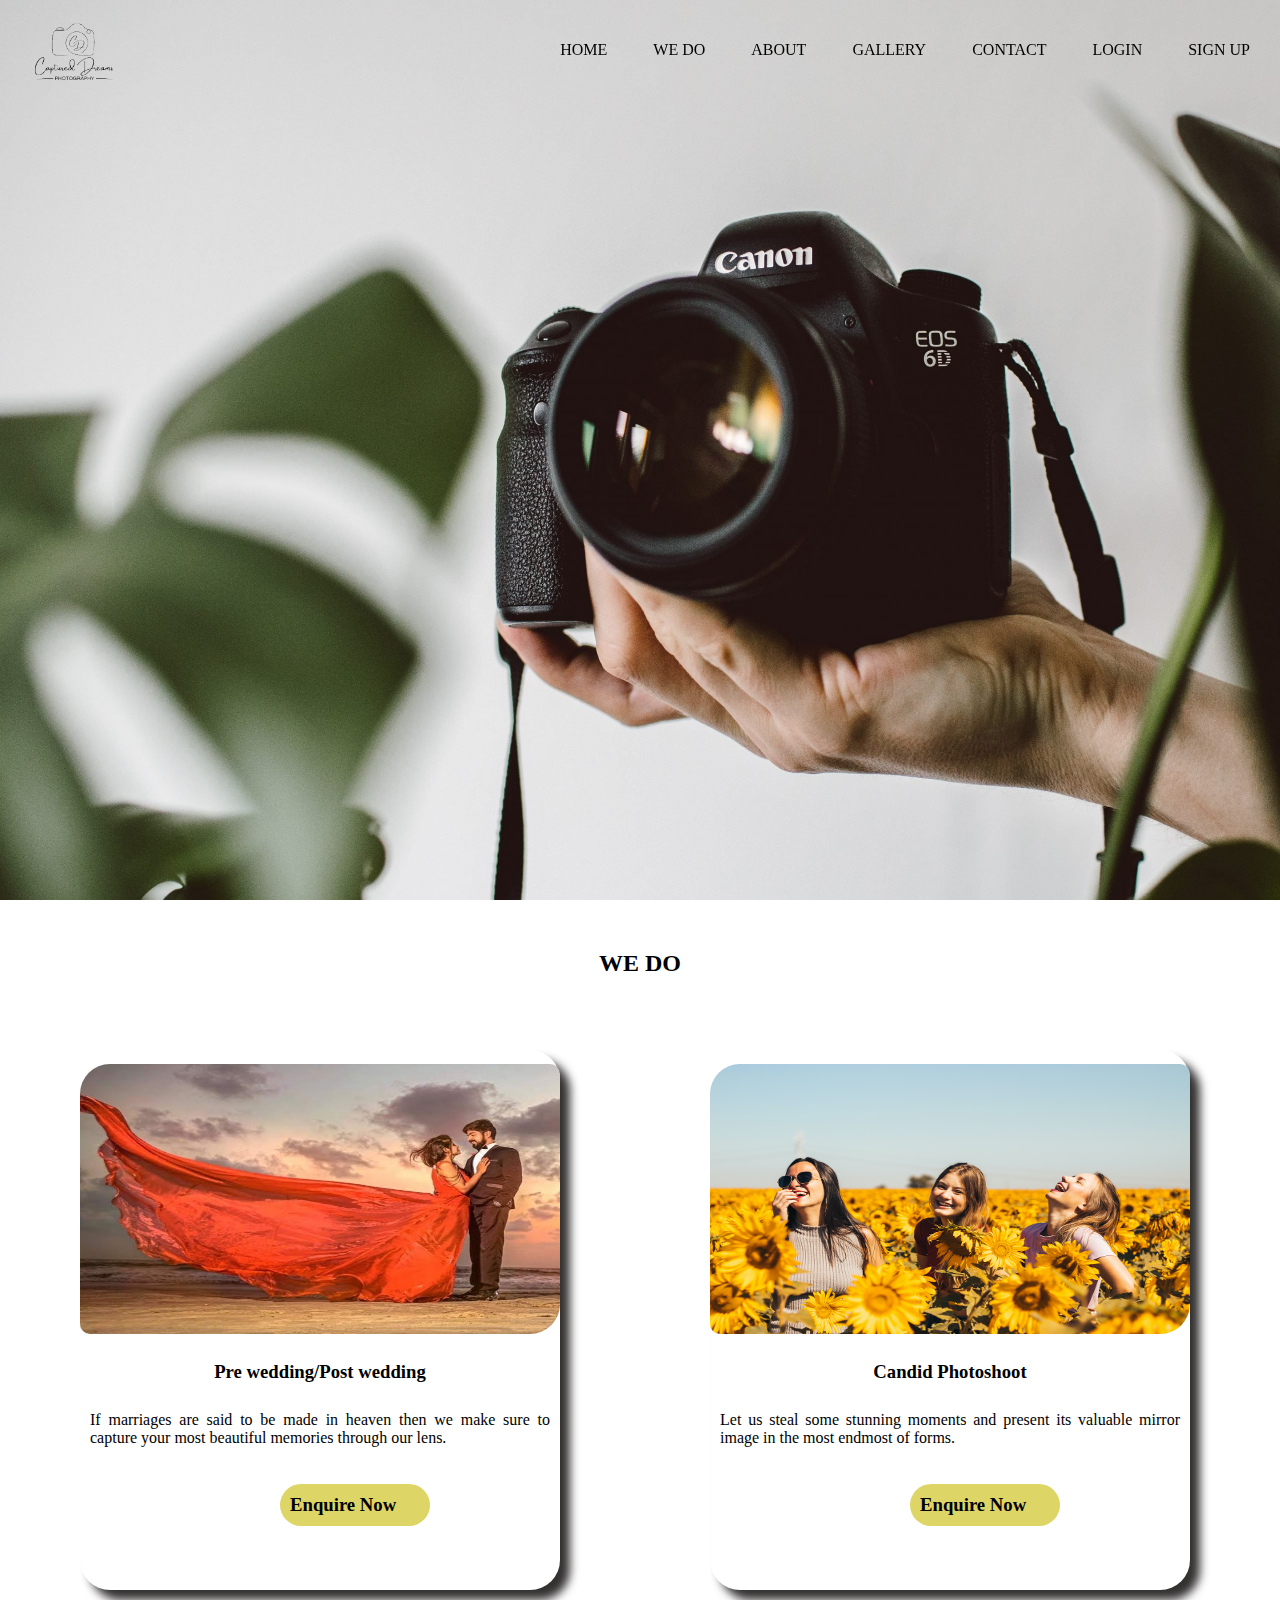
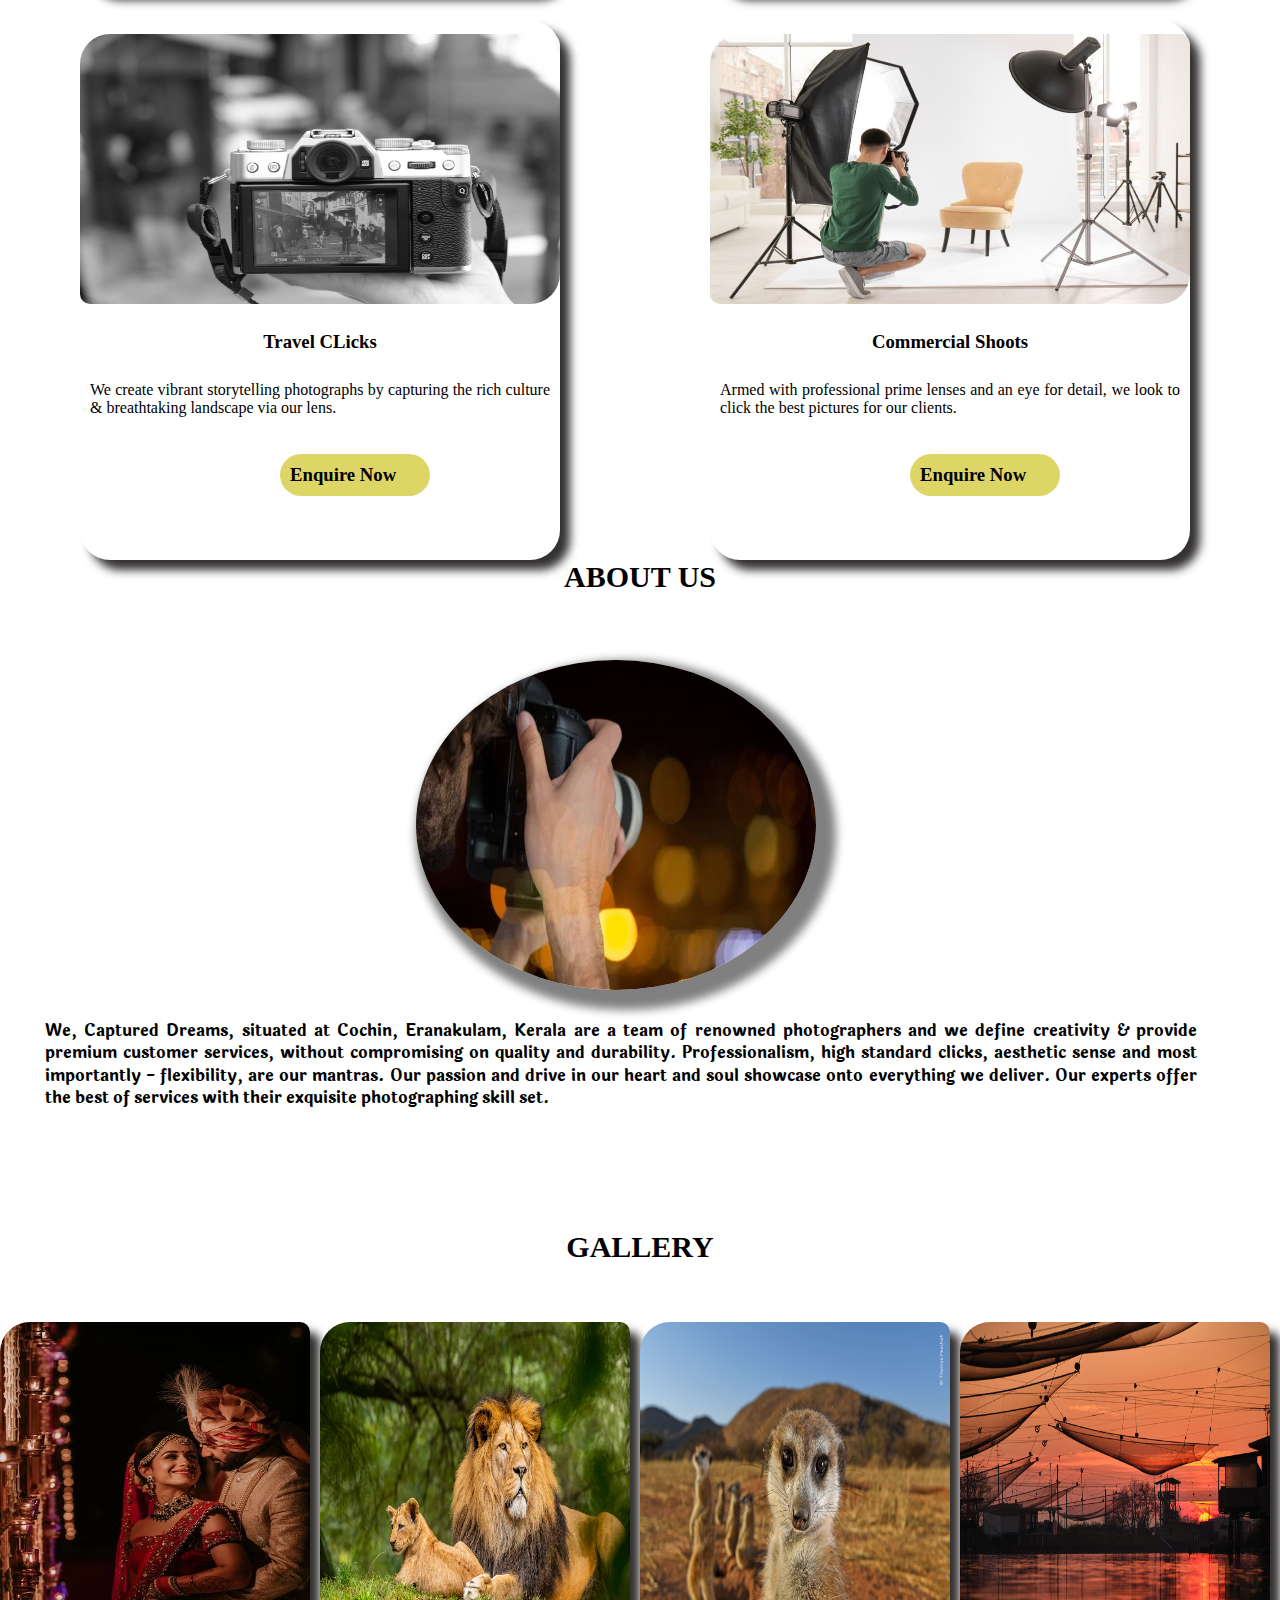
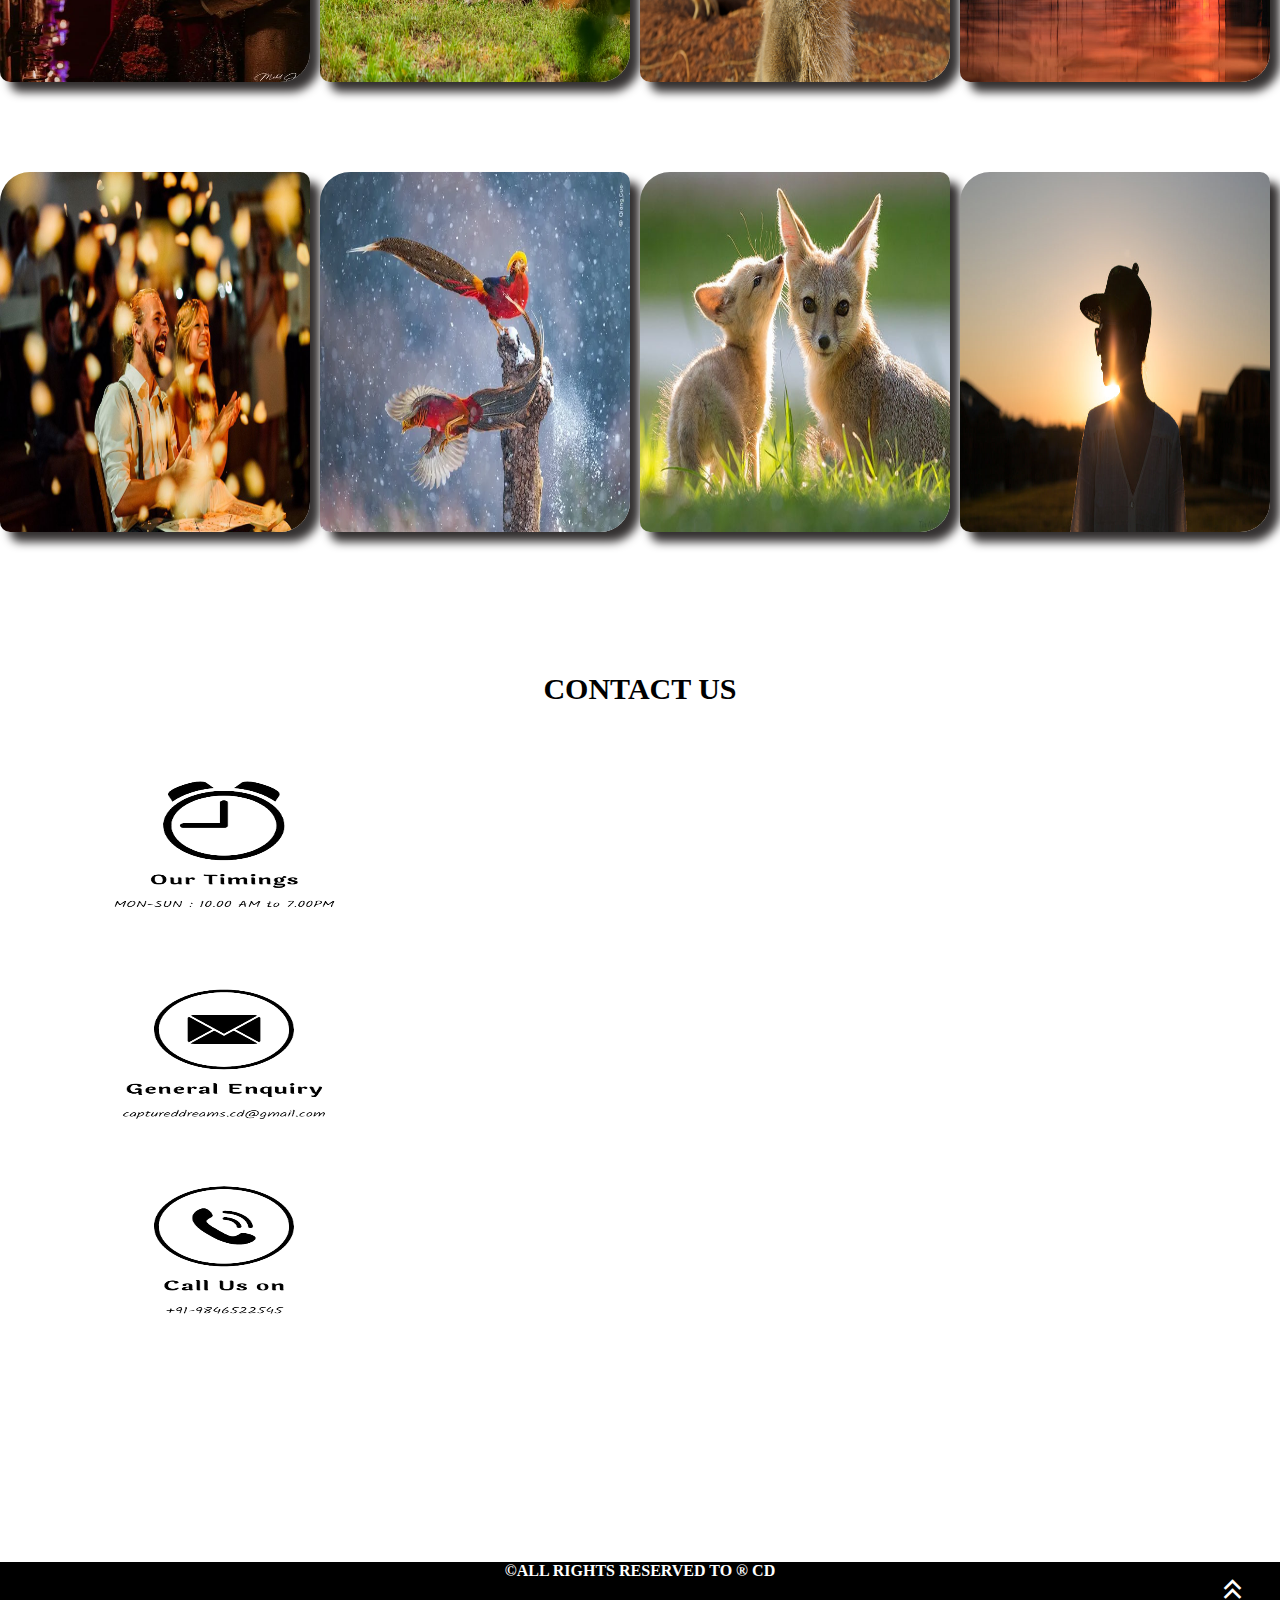
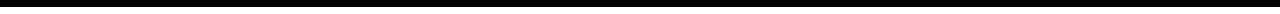
<file: index.html>
<!DOCTYPE html>
<html lang="en">
  <head>
    <meta charset="UTF-8" />
    <meta name="viewport" content="width=device-width, initial-scale=1.0" />
    <title>CAPTURED DREAMS</title>
    <link rel="icon" href="./Images/logo-removebg-preview.png" type="image/icon type">

    <!-- font linking -->
    <link rel="preconnect" href="https://fonts.googleapis.com" />
    <link rel="preconnect" href="https://fonts.gstatic.com" crossorigin />
    <link
      href="https://fonts.googleapis.com/css2?family=Amarante&family=Caveat:wght@400;700&family=Gamja+Flower&family=Julee&family=Kalam&family=Laila:wght@300;400&family=Nova+Oval&family=Nova+Script&family=Pacifico&family=Protest+Riot&family=Quintessential&family=Rancho&family=Satisfy&family=Short+Stack&family=Sofadi+One&family=Sofia&display=swap"
      rel="stylesheet"
    />
    <!-- fontawesome -->
    <link rel="stylesheet" href="https://cdnjs.cloudflare.com/ajax/libs/font-awesome/6.5.1/css/all.min.css" integrity="sha512-DTOQO9RWCH3ppGqcWaEA1BIZOC6xxalwEsw9c2QQeAIftl+Vegovlnee1c9QX4TctnWMn13TZye+giMm8e2LwA==" crossorigin="anonymous" referrerpolicy="no-referrer" />
    <!-- google icons -->
    <link rel="stylesheet" href="https://fonts.googleapis.com/css2?family=Material+Symbols+Outlined:opsz,wght,FILL,GRAD@20..48,100..700,0..1,-50..200" />
    <!-- boxicon fonts linking -->
    <link
      href="https://unpkg.com/boxicons@2.1.4/css/boxicons.min.css"
      rel="stylesheet"
    />

    <!-- CSS linking -->
    <link rel="stylesheet" href="./style.css" />
  </head>
  <body>
      <div id="index">
        <img id="indeximg" src="./Images/camerabg.jpg" alt="bg1" />
        <!-- header -->
        <header class="header">
          <a href="#index"
            ><img id="logo" src="./Images/logo-removebg-preview.png" alt=""
          /></a>
          <input type="checkbox" id="check" />
          <label for="check" class="icons">
            <!-- menu icon -->
            <i class="bx bx-menu-alt-right" id="menu-icon"></i>
            <!-- close icon -->
            <i class="bx bx-x" id="close-icon"></i>
          </label>

          <!-- navbar -->
          <nav class="navbar " style="z-index: 2;" >
            <a class="navbar1" href="">HOME</a>
            <a class="navbar1" href="#section-head1">WE DO</a>
            <a class="navbar1" href="#aboutHead">ABOUT</a>
            <a class="navbar1" href="#galleryHead">GALLERY</a>
            <a class="navbar1" href="#contactHead">CONTACT</a>
            <a class="navbar1" href="./login.html" target="_blank">LOGIN</a>
            <a class="navbar1" href="./registr.html" target="_blank">SIGN UP</a>
          </nav>
        </header>
      </div>
   
    <div id="section-head1">
      <h2 class="wedoHead">WE DO</h2>
    </div>
    <div id="home">
<div class="homediv1">
        <div class="homeimages">
          <img class="images"
            src="./Images/wedding-photography-main.jpg"
            alt="pre-wedding"
          />
          <h3 class="homehead">Pre wedding/Post wedding</h3>
          <p class="homepara">
            If marriages are said to be made in heaven then we make sure to
            capture your most beautiful memories through our lens.
          </p>
          <a id="download" href="./wedo.html" target="_blank"><h3 class="div6head">Enquire Now</h3></a>
        </div>
        <div class="homeimages">
          <img
            class="images"
            src="./Images/candid-image-of-girls-laughing.jpg"
            alt=""
          />
          <h3 class="homehead">Candid Photoshoot</h3>
          <p class="homepara">
            Let us steal some stunning moments and present its valuable mirror
            image in the most endmost of forms.
          </p>
          <a id="download" href="./wedo.html" target="_blank"><h3 class="div6head">Enquire Now</h3></a>
        </div>
</div>
<div class="homediv2">
        <div class="homeimages">
          <img class="images" src="./Images/travel.webp" alt="" />
          <h3 class="homehead">Travel CLicks</h3>
          <p class="homepara">
            We create vibrant storytelling photographs by capturing the rich
            culture & breathtaking landscape via our lens.
          </p>
          <a id="download" href="./wedo.html" target="_blank"><h3 class="div6head">Enquire Now</h3></a>
        </div>
        <div class="homeimages">
          <img class="images" src="./Images/commercial.jpeg" alt="" />
          <h3 class="homehead">Commercial Shoots</h3>
          <p class="homepara">
            Armed with professional prime lenses and an eye for detail, we look to
            click the best pictures for our clients.
          </p>
          <a id="download" href="./wedo.html" target="_blank"><h3 class="div6head">Enquire Now</h3></a>
        </div>
</div>
    </div>
    <div id="aboutHead">
      <h2 class="mainHead2">ABOUT US</h2>
      
  </div>
  <section id="aboutus">
    <div class="aboutcontent">
      <img class="aboutimage" src="./Images/clicking.jpg" alt="">

      <p class="aboutpara">We, Captured Dreams, situated at Cochin, Eranakulam, Kerala are a team of renowned photographers and we define creativity & provide premium customer services, without compromising on quality and durability. Professionalism, high standard clicks, aesthetic sense and most importantly - flexibility, are our mantras. Our passion and drive in our heart and soul showcase onto everything we deliver. Our experts offer the best of services with their exquisite photographing skill set.</p>
    </div>

  </section>
    <div id="galleryHead">
      <h2 class="mainHead1">GALLERY</h2>
    
  </div>
  <section id="gallery">
      
<div class="gallerydiv1">
      <div class="galleryimage">
        <img class="div6img" src="./Images/galleryimage1.webp" alt="">
      </div>
      <div class="galleryimage">
        <img class="div6img" src="./Images/galleryimage2.webp" alt="">
      </div>
      <div class="galleryimage">
        <img class="div6img" src="./Images/galleryimage3.webp" alt="">
      </div>
      <div class="galleryimage">
        <img class="div6img" src="./Images/galleryimage4.jpg" alt="">
      </div>
</div>
<div class="gallerydiv2">
  <div class="galleryimage">
    <img class="div6img" src="./Images/galleryimage5.jpg" alt="">
  </div>

  <div class="galleryimage">
    <img class="div6img" src="./Images/galleryimage6.jpg" alt="">
  </div>
  <div class="galleryimage">
    <img class="div6img" src="./Images/galleryimage7.jpg" alt="">
  </div>
  <div class="galleryimage">
    <img class="div6img" src="./Images/galleryimage8.jpg" alt="">
  </div>
</div>
  </section>
  <div id="contactHead">
    <h2 class="mainHead3">CONTACT US</h2>
</div>
<section id="contactus">
    <div class="contactdiv1">
      <a href=""><img id="contactimg" src="./Images/Our_Timings-removebg-preview.png" alt="timing"></a>
      <a href=""><img id="contactemail" src="./Images/enquiry-removebg-preview.png" alt="email"></a>
      <a href="#"><img id="callus" src="./Images/callus-removebg-preview.png" alt="call"></a>
    </div>
    <div class="map">
    <iframe src="https://www.google.com/maps/embed?pb=!1m18!1m12!1m3!1d251482.68723557587!2d76.30093384999999!3d9.982372!2m3!1f0!2f0!3f0!3m2!1i1024!2i768!4f13.1!3m3!1m2!1s0x3b080d514abec6bf%3A0xbd582caa5844192!2sKochi%2C%20Kerala!5e0!3m2!1sen!2sin!4v1707499998951!5m2!1sen!2sin" width="900" height="500" style="border:0;" allowfullscreen="" loading="lazy" referrerpolicy="no-referrer-when-downgrade"></iframe>

    </div>

</section>
<div class="copyright">
  <p id="copyrightcontent"> &copy;ALL RIGHTS RESERVED TO &reg; CD</p>
  <div class="up-arrow">
     <a href="#index"><span class="material-symbols-outlined">
      keyboard_double_arrow_up
      </span></a>
 </div>
</div>
  </body>
</html>
</file>
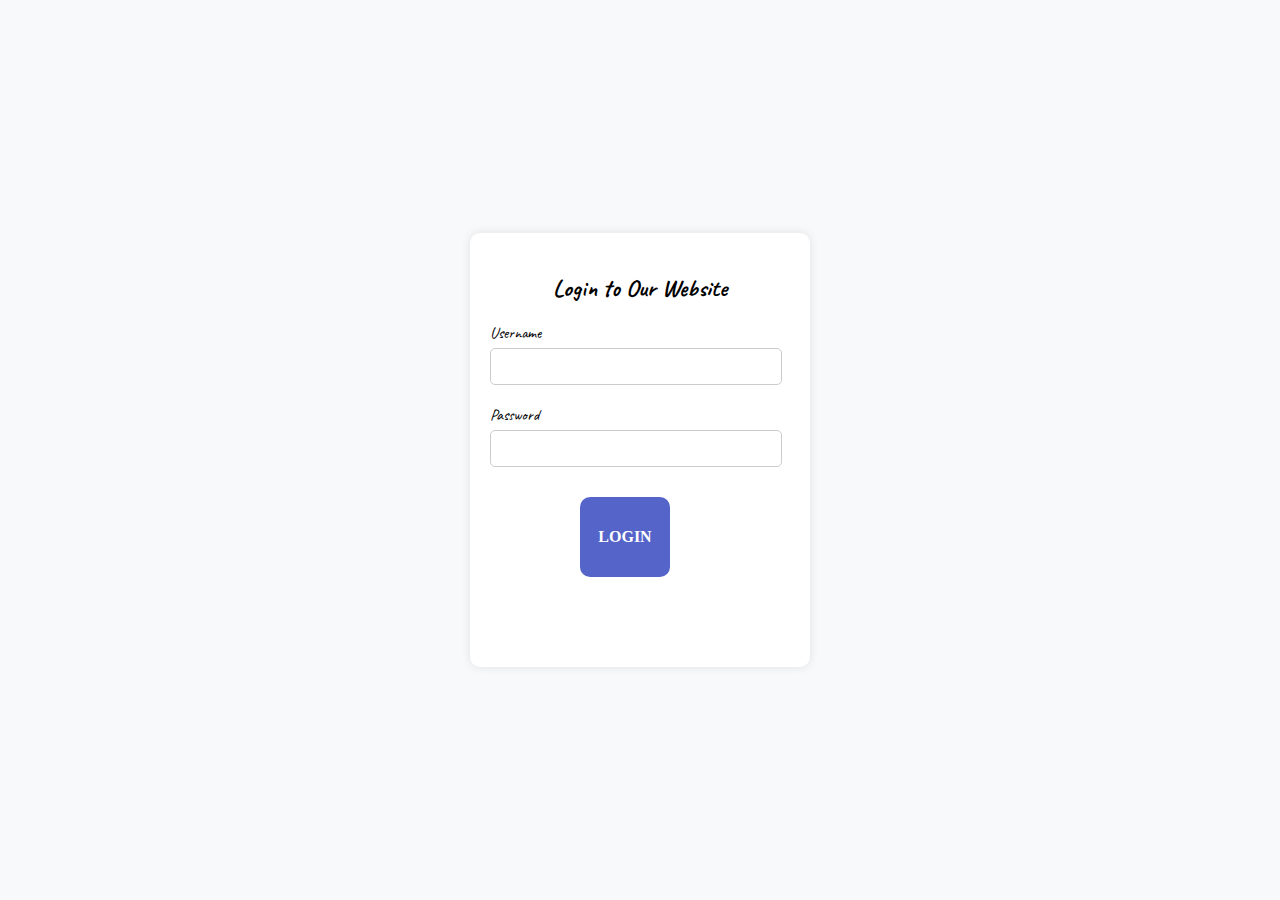
<file: login.html>
<!DOCTYPE html>
<html lang="en">
<head>
  <meta charset="UTF-8">
  <meta name="viewport" content="width=device-width, initial-scale=1.0">
  <title>CAPTURED DREAMS</title>
  <link rel="icon" href="./Images/logo-removebg-preview.png" type="image/icon type">
      <!-- font linking -->
      <link rel="preconnect" href="https://fonts.googleapis.com" />
      <link rel="preconnect" href="https://fonts.gstatic.com" crossorigin />
      <link
        href="https://fonts.googleapis.com/css2?family=Amarante&family=Caveat:wght@400;700&family=Gamja+Flower&family=Julee&family=Kalam&family=Laila:wght@300;400&family=Nova+Oval&family=Nova+Script&family=Pacifico&family=Protest+Riot&family=Quintessential&family=Rancho&family=Satisfy&family=Short+Stack&family=Sofadi+One&family=Sofia&display=swap"
        rel="stylesheet"
      />
      <!-- fontawesome -->
      <link rel="stylesheet" href="https://cdnjs.cloudflare.com/ajax/libs/font-awesome/6.5.1/css/all.min.css" integrity="sha512-DTOQO9RWCH3ppGqcWaEA1BIZOC6xxalwEsw9c2QQeAIftl+Vegovlnee1c9QX4TctnWMn13TZye+giMm8e2LwA==" crossorigin="anonymous" referrerpolicy="no-referrer" />
      <!-- google icons -->
      <link rel="stylesheet" href="https://fonts.googleapis.com/css2?family=Material+Symbols+Outlined:opsz,wght,FILL,GRAD@20..48,100..700,0..1,-50..200" />
      <!-- boxicon fonts linking -->
      <link
        href="https://unpkg.com/boxicons@2.1.4/css/boxicons.min.css"
        rel="stylesheet"
      />
  <link rel="stylesheet" href="./login.css">
</head>
<body>
  <div class="login-container">
    <h2>Login to Our Website</h2>
    <form action="./index.html" method="POST">
      <div class="form-group">
        <label for="username">Username</label>
        <input type="text" id="username" name="username" required>
      </div>
      <div class="form-group">
        <label for="password">Password</label>
        <input type="password" id="password" name="password" required>
      </div>
      <div class="form-group">
        <a id="loginbtn"  href="./index.html"><h4 class="loginhead">LOGIN</h4></a>

      </div>
    </form>
    <!-- <div class="copyright">
      <p id="copyrightcontent"> &copy;ALL RIGHTS RESERVED TO &reg; CD</p>
      <div class="up-arrow">
         <a href="#index"><span class="material-symbols-outlined">
          keyboard_double_arrow_up
          </span></a>
     </div>
    </div> -->
  </div>

</body>
</html>
</file>
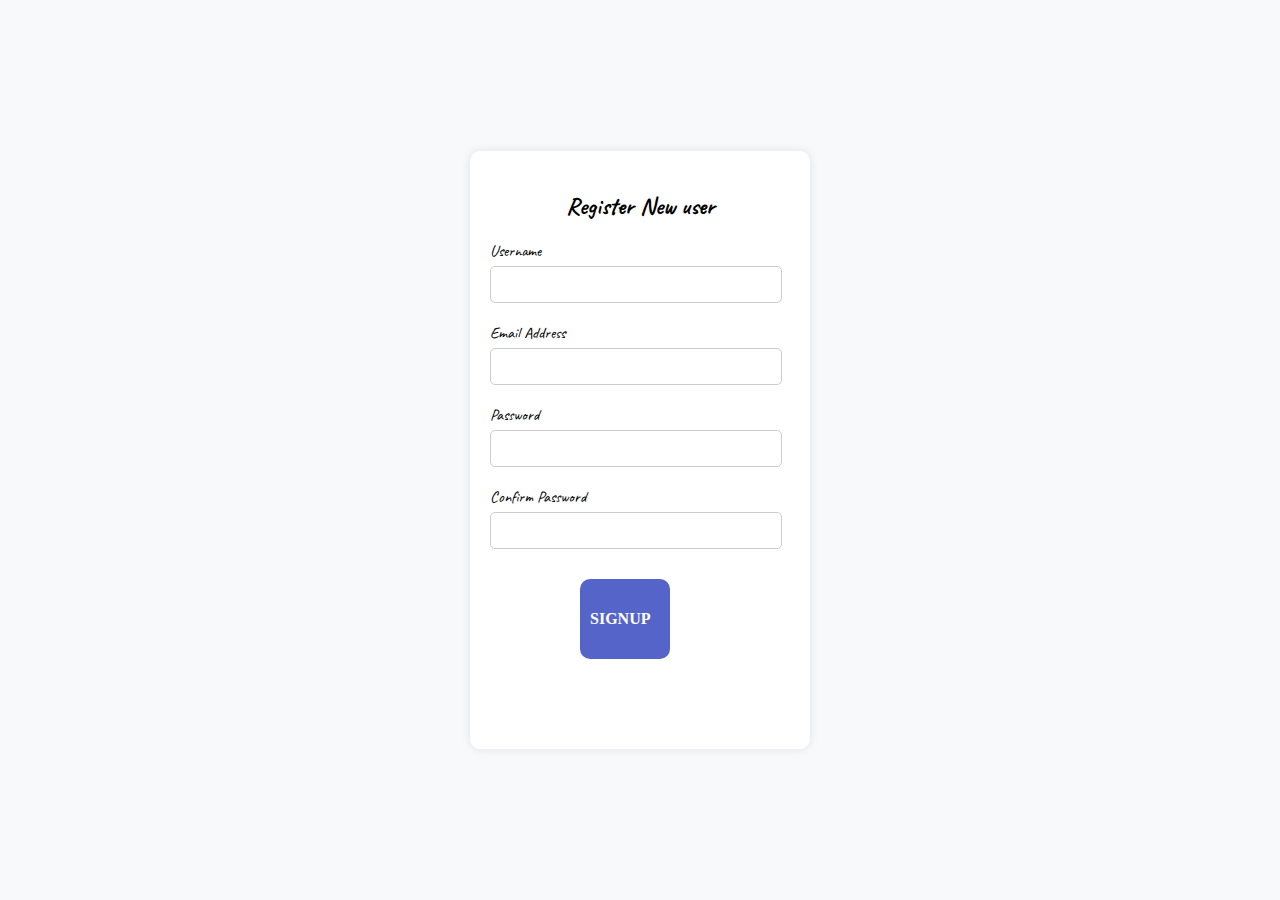
<file: registr.html>
<!DOCTYPE html>
<html lang="en">
<head>
  <meta charset="UTF-8">
  <meta name="viewport" content="width=device-width, initial-scale=1.0">
  <title>CAPTURED DREAMS</title>
  <link rel="icon" href="./Images/logo-removebg-preview.png" type="image/icon type">
      <!-- font linking -->
      <link rel="preconnect" href="https://fonts.googleapis.com" />
      <link rel="preconnect" href="https://fonts.gstatic.com" crossorigin />
      <link
        href="https://fonts.googleapis.com/css2?family=Amarante&family=Caveat:wght@400;700&family=Gamja+Flower&family=Julee&family=Kalam&family=Laila:wght@300;400&family=Nova+Oval&family=Nova+Script&family=Pacifico&family=Protest+Riot&family=Quintessential&family=Rancho&family=Satisfy&family=Short+Stack&family=Sofadi+One&family=Sofia&display=swap"
        rel="stylesheet"
      />
      <!-- fontawesome -->
      <link rel="stylesheet" href="https://cdnjs.cloudflare.com/ajax/libs/font-awesome/6.5.1/css/all.min.css" integrity="sha512-DTOQO9RWCH3ppGqcWaEA1BIZOC6xxalwEsw9c2QQeAIftl+Vegovlnee1c9QX4TctnWMn13TZye+giMm8e2LwA==" crossorigin="anonymous" referrerpolicy="no-referrer" />
      <!-- google icons -->
      <link rel="stylesheet" href="https://fonts.googleapis.com/css2?family=Material+Symbols+Outlined:opsz,wght,FILL,GRAD@20..48,100..700,0..1,-50..200" />
      <!-- boxicon fonts linking -->
      <link
        href="https://unpkg.com/boxicons@2.1.4/css/boxicons.min.css"
        rel="stylesheet"
      />
  <link rel="stylesheet" href="./registr.css">
</head>
<body>
  <div class="registration-container">
    <h2>Register New user</h2>
    <form action="./index.html" method="POST">
      <div class="form-group">
        <label for="username">Username</label>
        <input type="text" id="username" name="username" required>
      </div>
      <div class="form-group">
        <label for="email">Email Address</label>
        <input type="email" id="email" name="email" required>
      </div>
      <div class="form-group">
        <label for="password">Password</label>
        <input type="password" id="password" name="password" required>
      </div>
      <div class="form-group">
        <label for="confirm-password">Confirm Password</label>
        <input type="password" id="confirm-password" name="confirm-password" required>
      </div>
      <div class="form-group">
        <a id="loginbtn"  href="./index.html"><h4 class="loginhead">SIGNUP</h4></a>

      </div>
    </form>
  </div>
  
</body>
</html>
</file>
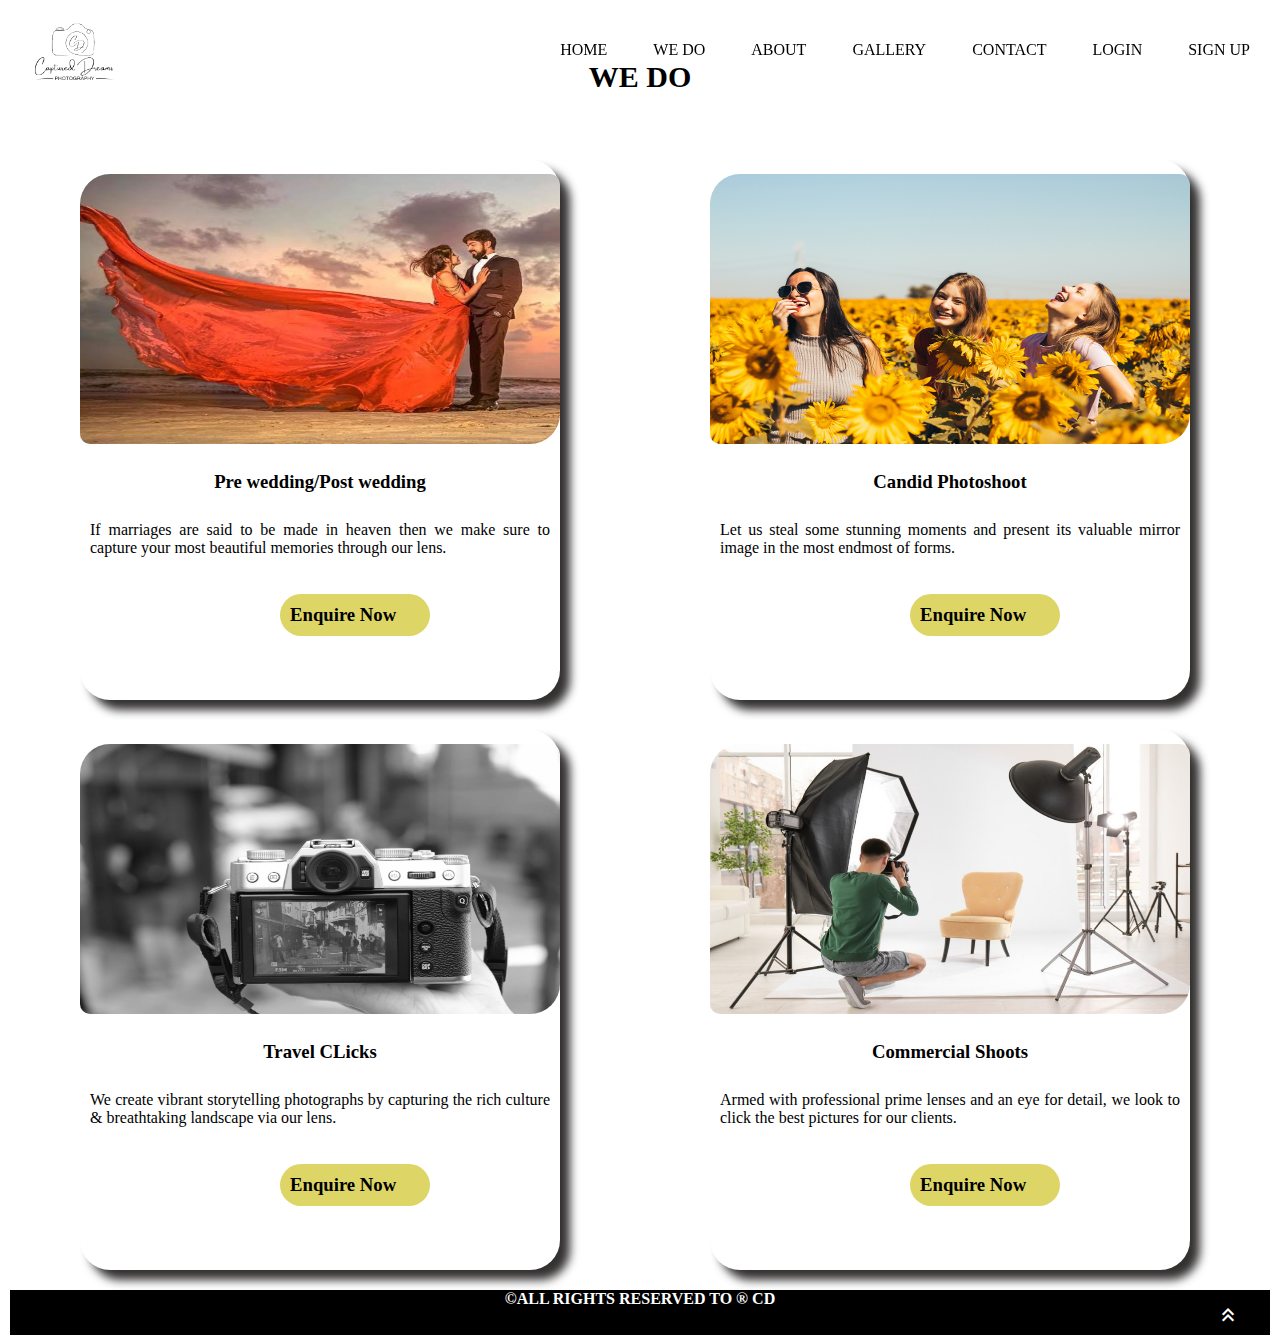
<file: wedo.html>
<!DOCTYPE html>
<html lang="en">
<head>
    <meta charset="UTF-8">
    <meta name="viewport" content="width=device-width, initial-scale=1.0">
    <title>CAPTURED DREAMS</title>
    <link rel="icon" href="./Images/logo-removebg-preview.png" type="image/icon type">
    <link rel="stylesheet" href="./wedo.css">
        <!-- font linking -->
        <link rel="preconnect" href="https://fonts.googleapis.com" />
        <link rel="preconnect" href="https://fonts.gstatic.com" crossorigin />
        <link
          href="https://fonts.googleapis.com/css2?family=Amarante&family=Caveat:wght@400;700&family=Gamja+Flower&family=Julee&family=Kalam&family=Laila:wght@300;400&family=Nova+Oval&family=Nova+Script&family=Pacifico&family=Protest+Riot&family=Quintessential&family=Rancho&family=Satisfy&family=Short+Stack&family=Sofadi+One&family=Sofia&display=swap"
          rel="stylesheet"
        />
        <!-- fontawesome -->
        <link rel="stylesheet" href="https://cdnjs.cloudflare.com/ajax/libs/font-awesome/6.5.1/css/all.min.css" integrity="sha512-DTOQO9RWCH3ppGqcWaEA1BIZOC6xxalwEsw9c2QQeAIftl+Vegovlnee1c9QX4TctnWMn13TZye+giMm8e2LwA==" crossorigin="anonymous" referrerpolicy="no-referrer" />
        <!-- google icons -->
        <link rel="stylesheet" href="https://fonts.googleapis.com/css2?family=Material+Symbols+Outlined:opsz,wght,FILL,GRAD@20..48,100..700,0..1,-50..200" />
        <!-- boxicon fonts linking -->
        <link
          href="https://unpkg.com/boxicons@2.1.4/css/boxicons.min.css"
          rel="stylesheet"
        />
</head>
<body>
    <header class="header">
        <a href="#index"
          ><img id="logo" src="./Images/logo-removebg-preview.png" alt=""
        /></a>
        <input type="checkbox" id="check" />
        <label for="check" class="icons">
          <!-- menu icon -->
          <i class="bx bx-menu-alt-right" id="menu-icon"></i>
          <!-- close icon -->
          <i class="bx bx-x" id="close-icon"></i>
        </label>

        <!-- navbar -->
        <nav class="navbar " style="z-index: 2;" >
          <a class="navbar1" href="">HOME</a>
          <a class="navbar1" href="#section-head1">WE DO</a>
          <a class="navbar1" href="#aboutHead">ABOUT</a>
          <a class="navbar1" href="#galleryHead">GALLERY</a>
          <a class="navbar1" href="#contactHead">CONTACT</a>
          <a class="navbar1" href="./login.html" target="_blank">LOGIN</a>
          <a class="navbar1" href="./registr.html" target="_blank">SIGN UP</a>
        </nav>
      </header>
         
    <div id="section-head1">
        <h2 class="mainHead1">WE DO</h2>
      </div>
      <div id="home">
  <div class="homediv1">
          <div class="homeimages">
            <img class="images"
              src="./Images/wedding-photography-main.jpg"
              alt="pre-wedding"
            />
            <h3 class="homehead">Pre wedding/Post wedding</h3>
            <p class="homepara">
              If marriages are said to be made in heaven then we make sure to
              capture your most beautiful memories through our lens.
            </p>
            <a id="download" href=""><h3 class="div6head">Enquire Now</h3></a>
          </div>
          <div class="homeimages">
            <img
              class="images"
              src="./Images/candid-image-of-girls-laughing.jpg"
              alt=""
            />
            <h3 class="homehead">Candid Photoshoot</h3>
            <p class="homepara">
              Let us steal some stunning moments and present its valuable mirror
              image in the most endmost of forms.
            </p>
            <a id="download" href=""><h3 class="div6head">Enquire Now</h3></a>
          </div>
  </div>
  <div class="homediv2">
          <div class="homeimages">
            <img class="images" src="./Images/travel.webp" alt="" />
            <h3 class="homehead">Travel CLicks</h3>
            <p class="homepara">
              We create vibrant storytelling photographs by capturing the rich
              culture & breathtaking landscape via our lens.
            </p>
            <a id="download" href=""><h3 class="div6head">Enquire Now</h3></a>
          </div>
          <div class="homeimages">
            <img class="images" src="./Images/commercial.jpeg" alt="" />
            <h3 class="homehead">Commercial Shoots</h3>
            <p class="homepara">
              Armed with professional prime lenses and an eye for detail, we look to
              click the best pictures for our clients.
            </p>
            <a id="download" href=""><h3 class="div6head">Enquire Now</h3></a>
          </div>
  </div>
  <div class="copyright">
    <p id="copyrightcontent"> &copy;ALL RIGHTS RESERVED TO &reg; CD</p>
    <div class="up-arrow">
       <a href="#index"><span class="material-symbols-outlined">
        keyboard_double_arrow_up
        </span></a>
   </div>
  </div>
</body>
</html>
</file>
<file: style.css>
*{
  margin: 0px;
  padding: 0px;
  box-sizing: border-box;
 
}

  #index {
    width: 100%;
    height: 100vh;
    position: relative;
    /* background-color: aquamarine; */

    
  }
  #indeximg
  {
    width: 100%;
    height: 100vh;
    display: flex;
    justify-content: center;
    
  }
  .header {
    width: 100%;
    height: 10vh;
    backdrop-filter: blur(50%);
    position: fixed;
    font-family: "Solitreo", cursive;
    font-weight: 800;
    top: 10px;
    left: 0px;
    /* padding: 1.3rem 10%; */
    display : flex;
    justify-content: space-between;
    align-items: center;
    z-index: 10;
    /* background-color: rgba(125, 141, 125, 0.222); */
  }
  #logo {
    width: 150px;
    height: 150px;
  }
  .icons
{
    font-size: 2.8rem;
    color: rgba(60, 102, 77, 0.795);
    position: absolute;
    right: 10%;
    cursor: pointer;
    display: none;   
}
#check
{
    display: none;
}
.navbar{
  display: flex;
}
  .navbar1{

    font-size: 1rem;
    font-weight: 700;
    color: rgb(0, 0, 0);
    text-decoration: none;
    font-weight: 500;
    margin-left: 1rem;
    margin-right: 30px;
    transition: ease-in-out;
    margin-bottom: 10px;
  }
  .navbar :hover {
    border-radius: 5px;
    transition: ease-in-out;
    background-color: rgba(16, 61, 28, 0.582);
    padding: 10px;
  }

  #section-head1 {
    text-align: center;
    width: 100%;
    height: 10vh;
    margin-top: 20px;
    margin-bottom: 20px;
    font-family: "Single Day", cursive;
    padding-top: 30px;
  }
  
  .mainHead1 {
    font-size: 30px;

  }
  #home {
    display: grid;
    justify-content: space-between;
    /* background-color: aquamarine; */
    width: 100%;
  height: 100vh;
    /*background-size: cover;
    background-position: center;*/
    margin-left: 0px;
    padding: 10px;
    margin-bottom: 50px;
    align-items: center;
    
  }
.homediv1
{
  display: flex;
  width: 100%;
  /* flex-wrap: wrap; */
  justify-content: space-around;
  margin-top: 10px;

}
.homediv2
{
  margin-top: 10px;
  display: flex;
  width: 100%;
  /* flex-wrap: wrap; */
  justify-content: space-around;
  
}
  .homeimages {
    display: grid;
    /* position: relative; */
    /* width: 100%;
    justify-content: center;
    align-items: center;
    height: 70vh; */
    padding-top: 0px;
    /* margin: 0px ; */
    /*  background-color:red;*/
    /* border-radius: 0px; */
    /* border: 1px solid; */
    width: 50%;
    height: 60vh;
    margin: 0px 80px 20px 70px;
    border-radius: 30px;
    align-items: center;
    justify-content: space-around;
    box-shadow: 10px 10px 10px 0px rgb(52, 49, 49);
  }
  .homeimages:hover{
    transform: scale(1.1);
    cursor: pointer;

  }
  .images
  {
    width: 100%;
    height: 30vh;
    border-radius: 30px 10px 30px 10px;
    /* height: auto; */
  }
  .homehead
  {
    font-family: "Solitreo", cursive;
    text-align: center;
    
  }
  .homepara
  {
    font-family: "Solitreo", cursive; 
    padding: 0px 10px;
    /* font-size: 1.5vw; */
    text-align: justify;
  }
  #download
{
  text-decoration: none;
  background-color: rgba(212, 202, 60, 0.793);
  color: rgb(0, 0, 0);
  font-weight: 600;
  padding: 10px;
  width: 150px;
  border-radius: 50px;
  margin-top: 10px;
  margin-left: 200px;
  margin-bottom: 50px;
  margin-right: 40px;
  display: inline-block;
}
.div6head
{
  font-family: "Solitreo", cursive;
  /* font-size: 1.5vw; */
}
#aboutHead
{
  text-align: center;
  width: 100%;
  height: 10vh;
  margin-top: 200px;
  margin-bottom: 20px;
  font-family: "Single Day", cursive;
  /* background-image: url("./Images/travelbg2.jpg"); */

  padding-top: 30px;
}
/* .mainHead2
{
  font-size: 30px;
} */
#aboutus
{
  display: grid;
  width: 90%;
  height: 60vh;
  align-items: center;
  justify-content: center;
  /*background-size: cover;
  background-position: center;*/
  margin: 20px;
  /* flex-wrap: nowrap; */
}
.aboutcontent
{
  display: flex;
  flex-direction: column;
  align-items: center;
  text-align: center;
  width: 100%;
  height: 80vh;

}
.aboutimage
{

  width: 80%;
  max-width: 400px;
  /* height: auto; */
  height: 40vh;
  margin: 20px 0px 20px 40px;
  border-radius: 50%;
  box-shadow: 10px 10px 10px 10px gray ;
  opacity: 100%;
}
.aboutimage:hover
{
  opacity: 80%;
  transform: scale(1.2);
  cursor: pointer;
}
.aboutpara
{
  margin: 10px 0px 10px 50px;
  height: 40vh;
  text-align: justify;
  font-family: 'Laila', serif;
  font-weight:bold ;
  font-size: 1rem;
  line-height: 1.4;
  width: 100%;
  /* margin: 0px auto 0px; */
}
#galleryHead {
  text-align: center;
  width: 100%;
  height: 8vh;
  margin-top: 0px;
  margin-bottom: 20px;
  font-family: "Single Day", cursive;
  padding: 30px 0px;
}

.mainHead2 {
  font-size: 30px;
}
#gallery {
  height: 100vh;
  display: grid;
  justify-content: space-evenly;
  /*background-color: rgb(123, 178, 226);*/
  /* flex-wrap: nowrap; */
}
.gallerydiv1
{
  width: 100%;
  display: flex;
  flex-wrap: wrap;
}
.gallerydiv2
{
  margin-top: 0px;
  width: 100%;
  display: flex;
  flex-wrap: wrap;
}
.galleryimage {
  /* width: 300px; */
  height: 40vh;
  /* width: 50%; */
  width: calc(25% - 10px);
  margin: 30px 10px 0px 0px;
  /*  background-color:red;*/
  border-radius: 30px 10px 30px 10px;
  /*border: 1px solid;*/
  opacity: 100%;
  cursor: pointer;
  box-shadow: 10px 10px 10px 0px rgb(52, 49, 49);
}
.galleryimage:hover
{
  opacity: 80%;
  transform: scale(1.2);
}
.div6img
{
  width: 100%;
  height: 40vh;
  border-radius: 30px 10px 30px 10px;
}
#contactHead
{
  text-align: center;
  width: 100%;
  height: 10vh;
  margin-top: 50px;
  margin-bottom: 20px;
  font-family: "Single Day", cursive;
  /* background-image: url("./Images/travelbg2.jpg"); */
  background-size: cover;
  background-position: center;
  padding-top: 30px;
}
.mainHead3{
  font-size: 30px;
}
#contactus
{
  display: flex;
  flex-wrap: nowrap;
  /* align-items: center; */
  justify-content: space-around;
  height: 90vh;
  width: 100%;
}
.contactdiv1
{
  display: grid;
  flex-basis: 30%;
  width: 50%;
  /* height: 500px; */
  /* border: 1px solid; */
  justify-content: center;
  align-items: center;
  margin:0px 0px ;
  height: 50vh;
}
.fa-regular {
font-size: 100px;
}
.map{
  flex-basis: 60%;
}
iframe{
  width: 100%;
  height: 500px;
}
#contactimg
{
  width: 350px;
  height: 200px;
}
#contactimg:hover{
  transform: scale(1.2);
}
#contactemail
{
  width: 350px;
  height: 200px;
}
#contactemail:hover{
  transform: scale(1.2);
}
.contactheading
{
  margin:0px ;
}

#callus
{
  width: 350px;
  height: 200px;
}
#callus:hover{
  transform: scale(1.2);
}
.copyright
{
  background-color: black;
  text-align: center;
  justify-content: center;

}
#copyrightcontent
{
  font-weight: 600;
  text-align: center;
  font-family: "Courgette", cursive;
  color: white; 
  height: 5vh;
  justify-content: center;
}
.up-arrow
{
  float: right;
  margin: -35px 30px 0px 0px;  
  font-size: 30px;
}
.material-symbols-outlined
{
  font-size: 35px;
  color: white;
}

/* media quries */

@media only screen and (max-width: 768px) {
  #indeximg
  {
    width: 100%;
    height: 100vh;
    display: flex;
    justify-content: center;
    
  }
  .icons{
    display: flex;

}
#check:checked~.icons #menu-icon
{
    display: none;
}
.icons #close-icon
{
    display: none;
}
#check:checked~.icons #close-icon
{
    display: block;
}
  .navbar {
    /* display: none;
    flex-direction: column;
    align-items: center;
    font-size: 3vw; */
    position: absolute;
    top: 100%;
    left: 0;
    width: 100%;
    /* background-color: rgba(181, 199, 184, 0.504); */
    background-color: rgba(174, 177, 174, 0.862);
    height: auto;
    display: none;
  }
  .navbar a {
    display: block;
    font-size: 1.1rem;
    margin: 1.5rem 0;
    text-align: center;

}
#check:checked~.navbar{
    display: block;
    height: auto;
}

.home
{
  display: grid;
  width: 90%;
}
.homeimages {
  width: 50%; /* Adjust width for smaller screens */
  margin: 0px 20px 20px 0px;
  justify-content: space-between;
  position: relative;
}
.images{
  width: 100%;
  /* position: absolute; */
}
.homehead{
  /* position: absolute; */
  font-size: 1em; /* Increase font size for smaller screens */
  width: 100%;
  text-align: center;
}
 .homepara {
  /* position: absolute; */
  font-size: 1em; /* Increase font size for smaller screens */
  width: 100%;
  text-align: justify;
}
.div6head{
  font-size: 0.9em;
}
#download
{
  text-decoration: none;
  background-color: rgba(212, 202, 60, 0.793);
  color: rgb(0, 0, 0);
  font-weight: 600;
  /* padding: 10px; */
  width: 120px;
  border-radius: 50px;
  /* margin-top: 10px; */
  margin-left: 50px;
  /* margin-bottom: 50px; */
  /* margin-right: 0px; */
  display: inline-flex;
}

.aboutus
{
  margin: 20px;
}
.aboutimage {
  width: 90%; /* Adjust image width for smaller screens */
}

.aboutpara {
  font-size: 1em; /* Adjust font size for smaller screens */
}
#gallery
{
  height: 200vh;
}

.galleryimage {
  opacity: 100%;
  width: calc(50% - 10px);

}
.galleryimage:hover
{
  cursor: pointer;
  opacity: 80%;
}
.contactHead{
  margin-top: 550px;
}
.contactus{
  /* flex-direction: column; */
  /* align-items: center; */
  margin-top: 550px;
 height: 70vh;
  /* display: flex;
  flex-wrap: wrap; */

}
.contactdiv1
{
  height: 50vh;
}

#contactimg
{
  width: 200px;
  height: 80px;
}
#contactemail
{
  width: 200px;
  height: 80px;
}
#callus
{
width: 200px;
height: 100px;
}

iframe
{
  height: 300px;
}
}
@media screen and (max-width: 540px) {
  #indeximg
  {
    width: 100%;
    height: 100vh;
    display: flex;
    justify-content: center;
    
  }
  .icons{
    display: flex;
    font-size: 2rem;
    right: 10%;
}
#check:checked~.icons #menu-icon
{
    display: none;
}
.icons #close-icon
{
    display: none;
}
#check:checked~.icons #close-icon
{
    display: block;
}
  .navbar {

    font-size: 3vw; 
    position: absolute;
    top: 100%;
    left: 0;
    width: 100%;
    /* background-color: rgba(181, 199, 184, 0.504); */
    background-color: rgba(174, 177, 174, 0.862);
    height: auto;
    display: none;
  }
  .navbar a {
    display: block;
    font-size: 1.1rem;
    margin: 1.5rem 0;
    text-align: center;

}
#check:checked~.navbar{
    display: block;
    height: auto;
}
.wedoHead{
  font-size: 25px;

}

.home
{
  display: grid;
  width: 90%;
}

.homeimages {
  width: 50%;
  margin: 0px 20px 20px 0px;
  justify-content: space-between;
 
}
.images{
  width: 100%;

}
.homehead{
 
  font-size: 1rem; /* Increase font size for smaller screens */
  width: 100%;
  text-align: center;
}
 .homepara {

  font-size: 1rem; /* Increase font size for smaller screens */
  width: 100%;
  text-align: justify;
}
.div6head{
  font-size: 1rem;
}
#download
{
  text-decoration: none;
  background-color: rgba(212, 202, 60, 0.793);
  color: rgb(0, 0, 0);
  font-weight: 400;

  width: 120px;
  border-radius: 50px;

  margin-left: 50px;

  display: inline-flex;
}
.aboutus
{
  margin: 20px;
}
.aboutimage {
  width: 90%; /* Adjust image width for smaller screens */
}

.aboutpara {
  font-size: 1em; /* Adjust font size for smaller screens */
}
/* .galleryHead
{
  padding-top: 70px ;
} */
.mainHead2
{
  font-size: 20px;
}
.mainHead1
{
  padding-top: 30px;
  font-size: 20px;
}
#gallery
{
  height: 200vh;
}

.galleryimage {
  opacity: 100%;
  width: calc(50% - 10px);

}
.galleryimage:hover
{
  cursor: pointer;
  opacity: 80%;
}
.contactHead{
  margin-top: 550px;
}
.contactus{

  margin-top: 550px;
 height: 70vh;


}
.contactdiv1
{
  height: 50vh;
}

#contactimg
{
  width: 200px;
  height: 80px;
}
#contactemail
{
  width: 200px;
  height: 80px;
}
#callus
{
width: 200px;
height: 100px;
}

iframe
{
  height: 300px;
}
}
@media screen and (max-width: 468px) {
  #indeximg
  {
    width: 100%;
    height: 100vh;
    display: flex;
    justify-content: center;
    
  }
  .icons{
    display: flex;
    font-size: 2rem;
    right: 10%;
}
#check:checked~.icons #menu-icon
{
    display: none;
}
.icons #close-icon
{
    display: none;
}
#check:checked~.icons #close-icon
{
    display: block;
}
  .navbar {

    font-size: 3vw; 
    position: absolute;
    top: 100%;
    left: 0;
    width: 100%;
    /* background-color: rgba(181, 199, 184, 0.504); */
    background-color: rgba(174, 177, 174, 0.862);
    height: auto;
    display: none;
  }
  .navbar a {
    display: block;
    font-size: 1.1rem;
    margin: 1.5rem 0;
    text-align: center;

}
#check:checked~.navbar{
    display: block;
    height: auto;
}
.wedoHead{
  font-size: 25px;

}

.home
{
  display: flex;
  width: 90%;
  height: 100vh;
}
.homediv1, .homediv2
{
  display: flex;
  
}

.homeimages {
  width: 50%;
  margin: 0px 20px 20px 0px;
  justify-content: space-between;
 
}
.images{
  width: 100%;

}
.homehead{
 
  font-size: 1rem; /* Increase font size for smaller screens */
  width: 100%;
  text-align: center;
}
 .homepara {

  font-size: 15px; /* Increase font size for smaller screens */
  width: 100%;
  text-align: justify;
}
.div6head{
  font-size: 1rem;
}
#download
{
  text-decoration: none;
  background-color: rgba(212, 202, 60, 0.793);
  color: rgb(0, 0, 0);
  font-weight: 400;

  width: 120px;
  border-radius: 50px;

  margin-left: 50px;

  display: inline-flex;
}
.aboutus
{
  margin: 20px;
}
.aboutimage {
  width: 80%; /* Adjust image width for smaller screens */
}

.aboutpara {
  font-size: 14px; /* Adjust font size for smaller screens */
}
/* .galleryHead
{
  padding-top: 70px ;
} */
.mainHead2
{
  font-size: 20px;
}
.mainHead1
{
  padding-top: 50px;
  font-size: 20px;

}
#gallery
{
  height: 200vh;
  margin-top: 35px;
}
.galleryHead
{
  margin-bottom: 30px;
}

.galleryimage {
  opacity: 100%;
  width: calc(50% - 10px);

}
.galleryimage:hover
{
  cursor: pointer;
  opacity: 80%;
}
.contactHead{
  margin-top: 550px;
}
.contactus{

  margin-top: 550px;
 height: 70vh;


}
.contactdiv1
{
  height: 50vh;
}

#contactimg
{
  width: 200px;
  height: 80px;
}
#contactemail
{
  width: 200px;
  height: 80px;
}
#callus
{
width: 200px;
height: 100px;
}

iframe
{
  height: 300px;
}
}
@media screen and (max-width: 360px) {
  #indeximg
  {
    width: 100%;
    height: 100vh;
    display: flex;
    justify-content: center;
    
  }
  .icons{
    display: flex;
    font-size: 2rem;
    right: 10%;
}
#check:checked~.icons #menu-icon
{
    display: none;
}
.icons #close-icon
{
    display: none;
}
#check:checked~.icons #close-icon
{
    display: block;
}
  .navbar {

    font-size: 3vw; 
    font-weight: bolder;
    position: absolute;
    top: 100%;
    left: 0;
    width: 100%;
    /* background-color: rgba(143, 169, 147, 0.833); */
    background-color: rgba(174, 177, 174, 0.862);
    
    height: auto;
    display: none;
  }
  .navbar a {
    display: block;
    font-size: 1.1rem;
    margin: 1.5rem 0;
    text-align: center;

}

#check:checked~.navbar{
    display: block;
    height: auto;
}
.wedoHead{
  font-size: 25px;

}

.home
{
  display: grid;
  width: 90%;
  height: 100vh;
}
.homediv1
{
  display: grid;
  height:40vh ;
  justify-content: center;
  align-items: center;
  
  
}
.homediv2
{
  padding-top: 380px;
  display: grid;
  height:40vh ;
  justify-content: center;
  align-items: center;
  
  
}

.homeimages {
  height: 45vh;
  width: 90%;
  margin: 20px 20px 20px 0px;
  justify-content: space-between;
 
}
.images{
  width: 100%;
  height: 20vh;

}
.homehead{
 
  font-size: 1rem; /* Increase font size for smaller screens */
  width: 100%;
  text-align: center;
}
 .homepara {

  font-size: 15px; /* Increase font size for smaller screens */
  width: 100%;
  text-align: justify;
}
.div6head{
  font-size: 1rem;
}
#download
{
  text-decoration: none;
  background-color: rgba(212, 202, 60, 0.793);
  color: rgb(0, 0, 0);
  font-weight: 400;

  width: 120px;
  border-radius: 50px;

  margin-left: 100px;

  display: inline-flex;
}
.aboutHead
{
  margin-top: 80px;
}
.aboutus
{
  margin: 20px;
}
.aboutimage {
  width: 90%; /* Adjust image width for smaller screens */
  margin-left: 5px;
}
.aboutcontent
{
  margin-top: 435px;
}
.aboutpara {
  font-size: 14px;
  margin-left: 10px;
}
/* .galleryHead
{
  padding-top: 70px ;
} */
.mainHead2
{
  font-size: 20px; 
  padding-top: 460px;

}
.mainHead1
{
  padding-top: 515px;
  font-size: 20px;

}
#gallery
{
  height: 200vh;
  padding-top: 500px;
}
.galleryHead
{
  margin-bottom: 30px;
}

.galleryimage {
  opacity: 100%;
  width: calc(50% - 10px);
  /* height: 40vh; */

}
.galleryimage:hover
{
  cursor: pointer;
  opacity: 80%;
}
.contactHead{
  margin-top: 380px;
  margin-bottom: 100px;
  padding-top: 30px;

}
.mainHead3
{
  font-size: 20px; 
  padding-top: 320px;

}
#contactus{

  padding-top: 10px;
  height: 100vh;
}
.contactdiv1
{
  height: 30vh;
  margin-top: 340px;
}
.map{
  height: 20vh;
  margin-top: 320px;
}
#contactimg
{
  width: 200px;
  height: 80px;
}
#contactemail
{
  width: 200px;
  height: 80px;
}
#callus
{
width: 200px;
height: 100px;
}

iframe
{
  height: 300px;
}

#copyrightcontent
{
  font-weight: 600;
  font-size: 15px;
  text-align: center;
  font-family: "Courgette", cursive;
  color: white; 
  height: 4vh;
  justify-content: center;
}
.up-arrow
{
  float: right;
  margin: -25px 10px 0px 0px;  
  font-size: 15px;
}
.material-symbols-outlined
{
  font-size: 25px;
  color: white;
}
}
@media screen and (max-width: 400px) {
  #indeximg
  {
    width: 100%;
    height: 100vh;
    display: flex;
    justify-content: center;
    
  }
  .icons{
    display: flex;
    font-size: 2rem;
    right: 10%;
}
#check:checked~.icons #menu-icon
{
    display: none;
}
.icons #close-icon
{
    display: none;
}
#check:checked~.icons #close-icon
{
    display: block;
}
  .navbar {

    font-size: 3vw; 
    position: absolute;
    top: 100%;
    left: 0;
    width: 100%;
    /* background-color: rgba(181, 199, 184, 0.504); */
    background-color: rgba(174, 177, 174, 0.862);
    height: auto;
    display: none;
  }
  .navbar a {
    display: block;
    font-size: 1.1rem;
    margin: 1.5rem 0;
    text-align: center;

}
#check:checked~.navbar{
    display: block;
    height: auto;
}
 
}
/* @media screen and (max-width: 1080px) {
  #indeximg
  {
    width: 100%;
    height: 100vh;
    display: flex;
    justify-content: center;
    
  }
  .icons{
    display: flex;

}
#check:checked~.icons #menu-icon
{
    display: none;
}
.icons #close-icon
{
    display: none;
}
#check:checked~.icons #close-icon
{
    display: block;
}
  .navbar {
  
    position: absolute;
    top: 100%;
    left: 0;
    width: 100%;
    background-color: rgba(181, 199, 184, 0.504);
    height: auto;
    display: none;
  }
  .navbar a {
    display: block;
    font-size: 1.1rem;
    margin: 1.5rem 0;
    text-align: center;

}
#check:checked~.navbar{
    display: block;
    height: auto;
}
.home
{
  display: grid;
  width: 90%;
}
.homeimages {
  width: 35%;
  margin: 0px 20px 20px 0px;
  justify-content: space-between;
  position: relative;
}
.images{
  width: 100%;
  
}
.homehead{

  font-size: 1em;
  width: 100%;
  text-align: center;
}
 .homepara {

  font-size: 1em; 
  width: 100%;
  text-align: justify;
}
.div6head{
  font-size: 0.9em;
}
#download
{
  text-decoration: none;
  background-color: rgba(212, 202, 60, 0.793);
  color: rgb(0, 0, 0);
  font-weight: 600;

  width: 120px;
  border-radius: 50px;
  margin-left: 50px;

  display: inline-flex;
}
.aboutus
{
  margin: 20px;
}
.aboutimage {
  width: 90%;
}

.aboutpara {
  font-size: 1em; 
}
#gallery
{
  height: 200vh;
}

.galleryimage {
  opacity: 100%;
  width: calc(50% - 10px);

}
.galleryimage:hover
{
  cursor: pointer;
  opacity: 80%;
}
.contactHead{
  margin-top: 550px;
}
.contactus{

  margin-top: 550px;
 height: 70vh;


}
.contactdiv1
{
  height: 50vh;
}

#contactimg
{
  width: 200px;
  height: 80px;
}
#contactemail
{
  width: 200px;
  height: 80px;
}
#callus
{
width: 200px;
height: 100px;
}

iframe
{
  height: 300px;
}
} */
</file>
<file: login.css>
body {
  font-family: 'Caveat', cursive;
  background-color: #f8f9fa;
  margin: 0;
  padding: 0;
  display: flex;
  justify-content: center;
  align-items: center;
  height: 100vh;
}
.login-container {
  width: 300px;
  padding: 20px;
  background-color: #fff;
  border-radius: 10px;
  box-shadow: 0px 0px 10px rgba(0, 0, 0, 0.1);
}
.login-container h2 {
  text-align: center;
  margin-bottom: 20px;
}
.form-group {
  margin-bottom: 20px;
}
.form-group label {
  display: block;
  margin-bottom: 5px;
}
.form-group input[type="text"],
.form-group input[type="password"] {
  width: 90%;
  padding: 10px;
  border: 1px solid #ccc;
  border-radius: 5px;
}
.form-group input[type="submit"] {
  width: 90%;
  padding: 10px;
  background-color: #007bff;
  color: #fff;
  border: none;
  border-radius: 5px;
  cursor: pointer;
  transition: background-color 0.3s ease;
}
.loginhead
{
  font-family: "Solitreo", cursive;
}
#loginbtn
{
  text-decoration: none;
  background-color: rgba(0, 23, 174, 0.667);
  color: rgb(255, 255, 255);
  font-weight: 600;
  padding: 10px;
  text-align: center;
  height: 60px;
  width: 70px;
  border-radius: 10px;
  margin-top: 10px;
  margin-left: 90px;
  margin-bottom: 50px;
  display: inline-block;
}
.copyright
{
  background-color: black;
  text-align: center;
  justify-content: center;

}
#copyrightcontent
{
  font-weight: 600;
  text-align: center;
  font-family: "Courgette", cursive;
  color: white; 
  height: 5vh;
  justify-content: center;
}
.up-arrow
{
  float: right;
  margin: -35px 30px 0px 0px;  
  font-size: 30px;
}
.material-symbols-outlined
{
  font-size: 35px;
  color: white;
}
</file>
<file: registr.css>
body {
    font-family: 'Caveat', cursive;
  background-color: #f8f9fa;
  margin: 0;
  padding: 0;
  display: flex;
  justify-content: center;
  align-items: center;
  height: 100vh;
}
.registration-container {
  width: 300px;
  padding: 20px;
  background-color: #fff;
  border-radius: 10px;
  box-shadow: 0px 0px 10px rgba(0, 0, 0, 0.1);
}
.registration-container h2 {
  text-align: center;
  margin-bottom: 20px;
}
.form-group {
  margin-bottom: 20px;
}
.form-group label {
  display: block;
  margin-bottom: 5px;
}
.form-group input[type="text"],
.form-group input[type="email"],
.form-group input[type="password"] {
  width: 90%;
  padding: 10px;
  border: 1px solid #ccc;
  border-radius: 5px;
}
.form-group input[type="submit"] {
  width: 100%;
  padding: 10px 30px;
  background-color: #007bff;
  color: #fff;
  border: none;
  border-radius: 5px;
  cursor: pointer;
  transition: background-color 0.3s ease;
}

.loginhead
{
  font-family: "Solitreo", cursive;
}
#loginbtn
{
  text-decoration: none;
  background-color: rgba(0, 23, 174, 0.667);
  color: rgb(255, 255, 255);
  font-weight: 600;
  height: 60px;
  width: 70px;
  padding: 10px;
  border-radius: 10px;
  margin-top: 10px;
  margin-left: 90px;
  margin-bottom: 50px;
  display: inline-block;
}
</file>
<file: wedo.css>
*{
    margin: 0px;
    padding: 0px;
    box-sizing: border-box;
  }
.header {
    width: 100%;
    height: 10vh;
    backdrop-filter: blur(50%);
    position: fixed;
    font-family: "Solitreo", cursive;
    font-weight: 800;
    top: 10px;
    left: 0px;
    /* padding: 1.3rem 10%; */
    display : flex;
    justify-content: space-between;
    align-items: center;
    z-index: 10;
    /* background-color: rgba(125, 141, 125, 0.222); */
  }
  #logo {
    width: 150px;
    height: 150px;
  }
  .icons
{
    font-size: 2.8rem;
    color: rgba(60, 102, 77, 0.795);
    position: absolute;
    right: 10%;
    cursor: pointer;
    display: none;   
}
#check
{
    display: none;
}
.navbar{
  display: flex;
}
  .navbar1{

    font-size: 1rem;
    font-weight: 700;
    color: rgb(0, 0, 0);
    text-decoration: none;
    font-weight: 500;
    margin-left: 1rem;
    margin-right: 30px;
    transition: ease-in-out;
    margin-bottom: 10px;
  }
  .navbar :hover {
    border-radius: 5px;
    transition: ease-in-out;
    background-color: rgba(16, 61, 28, 0.582);
    padding: 10px;
  }

  #section-head1 {
    text-align: center;
    width: 100%;
    height: 10vh;
    margin-top: 30px;
    margin-bottom: 20px;
    font-family: "Single Day", cursive;
    padding-top: 30px;
  }
  
  .mainHead1 {
    font-size: 30px;

  }
  #home {
    display: grid;
    justify-content: space-between;
    /* background-color: aquamarine; */
    width: 100%;
  height: 100vh;
    /*background-size: cover;
    background-position: center;*/
    margin-left: 0px;
    padding: 10px;
    margin-bottom: 50px;
    align-items: center;
    
  }
.homediv1
{
  display: flex;
  width: 100%;
  /* flex-wrap: wrap; */
  justify-content: space-around;
  margin-top: 10px;

}
.homediv2
{
  margin-top: 10px;
  display: flex;
  width: 100%;
  /* flex-wrap: wrap; */
  justify-content: space-around;
}
  .homeimages {
    display: grid;
    /* position: relative; */
    /* width: 100%;
    justify-content: center;
    align-items: center;
    height: 70vh; */
    padding-top: 0px;
    /* margin: 0px ; */
    /*  background-color:red;*/
    /* border-radius: 0px; */
    /* border: 1px solid; */
    width: 50%;
    height: 60vh;
    margin: 0px 80px 20px 70px;
    border-radius: 30px;
    align-items: center;
    justify-content: space-around;
    box-shadow: 10px 10px 10px 0px rgb(52, 49, 49);
  }
  .images
  {
    width: 100%;
    height: 30vh;
    border-radius: 30px 10px 30px 10px;
    /* height: auto; */
  }
  .homehead
  {
    font-family: "Solitreo", cursive;
    text-align: center;
    
  }
  .homepara
  {
    font-family: "Solitreo", cursive; 
    padding: 0px 10px;
    /* font-size: 1.5vw; */
    text-align: justify;
  }
  #download
{
  text-decoration: none;
  background-color: rgba(212, 202, 60, 0.793);
  color: rgb(0, 0, 0);
  font-weight: 600;
  padding: 10px;
  width: 150px;
  border-radius: 50px;
  margin-top: 10px;
  margin-left: 200px;
  margin-bottom: 50px;
  margin-right: 40px;
  display: inline-block;
}
.div6head
{
  font-family: "Solitreo", cursive;

}
.copyright
{
  background-color: black;
  text-align: center;
  justify-content: center;

}
#copyrightcontent
{
  font-weight: 600;
  text-align: center;
  font-family: "Courgette", cursive;
  color: white; 
  height: 5vh;
  justify-content: center;
}
.up-arrow
{
  float: right;
  margin: -35px 30px 0px 0px;  
  font-size: 30px;
}
.material-symbols-outlined
{
  font-size: 35px;
  color: white;
}



@media only screen and (max-width: 768px) {
    #indeximg
    {
      width: 100%;
      height: 100vh;
      display: flex;
      justify-content: center;
      
    }
    .icons{
      display: flex;
  
  }
  #check:checked~.icons #menu-icon
  {
      display: none;
  }
  .icons #close-icon
  {
      display: none;
  }
  #check:checked~.icons #close-icon
  {
      display: block;
  }
    .navbar {
      /* display: none;
      flex-direction: column;
      align-items: center;
      font-size: 3vw; */
      position: absolute;
      top: 100%;
      left: 0;
      width: 100%;
      background-color: rgba(181, 199, 184, 0.504);
      height: auto;
      display: none;
    }
    .navbar a {
      display: block;
      font-size: 1.1rem;
      margin: 1.5rem 0;
      text-align: center;
  
  }
  #check:checked~.navbar{
      display: block;
      height: auto;
  }
  }
  @media screen and (max-width: 768px) {
    .home
    {
      display: grid;
      width: 90%;
    }
    .homeimages {
      width: 35%; /* Adjust width for smaller screens */
      margin: 0px 20px 20px 0px;
      justify-content: space-between;
      position: relative;
    }
    .images{
      width: 100%;
      /* position: absolute; */
    }
    .homehead{
      /* position: absolute; */
      font-size: 1em; /* Increase font size for smaller screens */
      width: 100%;
      text-align: center;
    }
     .homepara {
      /* position: absolute; */
      font-size: 1em; /* Increase font size for smaller screens */
      width: 100%;
      text-align: justify;
    }
    .div6head{
      font-size: 0.9em;
    }
    #download
    {
      text-decoration: none;
      background-color: rgba(212, 202, 60, 0.793);
      color: rgb(0, 0, 0);
      font-weight: 600;
      /* padding: 10px; */
      width: 120px;
      border-radius: 50px;
      /* margin-top: 10px; */
      margin-left: 50px;
      /* margin-bottom: 50px; */
      /* margin-right: 0px; */
      display: inline-flex;
    }
}
</file>
